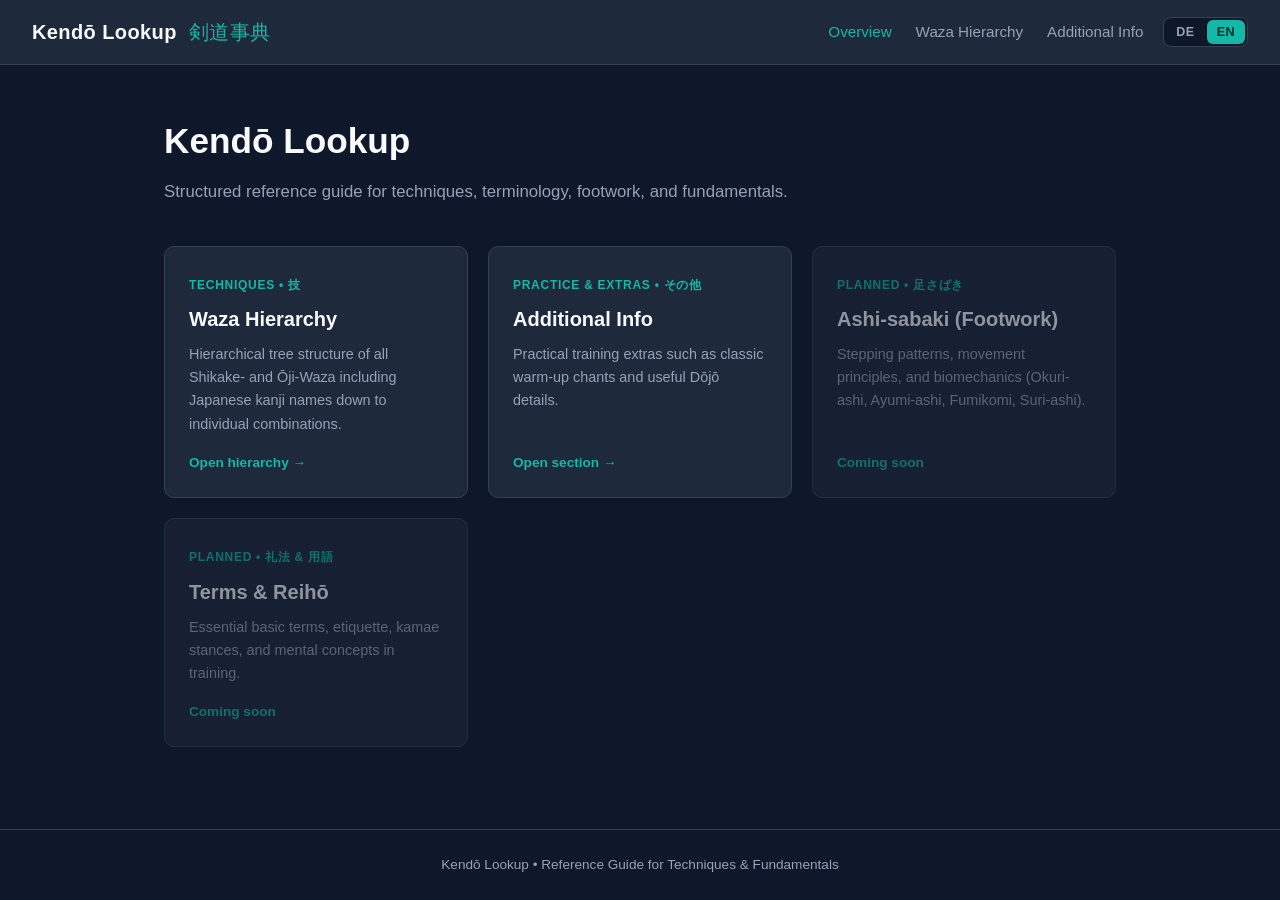
<file: index.html>
<!DOCTYPE html>
<html lang="de">
<head>
<meta charset="UTF-8">
<meta name="viewport" content="width=device-width, initial-scale=1.0">
<title data-i18n="index.pageTitle">Kendō Lookup – Nachschlagewerk &amp; Technik-Übersicht</title>
<link rel="stylesheet" href="css/base.css">
<link rel="stylesheet" href="css/home.css">
</head>
<body data-page="home">

<nav id="site-nav"></nav>

<main>
  <section class="hero">
    <h1>Kendō Lookup</h1>
    <p data-i18n="index.heroSubtitle">Strukturiertes Nachschlagewerk für Techniken, Terminologie, Fußarbeit und Grundlagen.</p>
  </section>

  <section class="grid">
    <a href="waza-hierarchy.html" class="card">
      <div>
        <span class="card-tag"><span data-i18n="index.cards.waza.tag">Techniken</span> • 技</span>
        <h2 data-i18n="index.cards.waza.title">Waza Stammbaum</h2>
        <p data-i18n="index.cards.waza.desc">Hierarchische Baumstruktur aller Shikake- und Ōji-Waza mit den japanischen Kanji-Bezeichnungen bis hin zu den einzelnen Kombinationen.</p>
      </div>
      <span class="cta" data-i18n="index.cards.waza.cta">Stammbaum öffnen →</span>
    </a>

    <a href="additional-info.html" class="card">
      <div>
        <span class="card-tag"><span data-i18n="index.cards.additional.tag">Praxis &amp; Extras</span> • その他</span>
        <h2 data-i18n="index.cards.additional.title">Weitere Infos</h2>
        <p data-i18n="index.cards.additional.desc">Praktische Ergänzungen rund ums Training wie klassische Aufwärmrufe und nützliche Dōjō-Details.</p>
      </div>
      <span class="cta" data-i18n="index.cards.additional.cta">Infos öffnen →</span>
    </a>

    <div class="card disabled">
      <div>
        <span class="card-tag"><span data-i18n="index.cards.planned">Geplant</span> • 足さばき</span>
        <h2>Ashi-sabaki (<span data-i18n="index.cards.ashisabaki.sub">Fußarbeit</span>)</h2>
        <p data-i18n="index.cards.ashisabaki.desc">Schrittarten, Bewegungsprinzipien und Biomechanik (Okuri-ashi, Ayumi-ashi, Fumikomi, Suri-ashi).</p>
      </div>
      <span class="cta" data-i18n="index.cards.comingSoon">Demnächst verfügbar</span>
    </div>

    <div class="card disabled">
      <div>
        <span class="card-tag"><span data-i18n="index.cards.planned">Geplant</span> • 礼法 &amp; 用語</span>
        <h2><span data-i18n="index.cards.terms.titlePrefix">Begriffe</span> &amp; Reihō</h2>
        <p data-i18n="index.cards.terms.desc">Wichtige Grundbegriffe, Etikette, Kamae-Arten und mentale Konzepte im Training.</p>
      </div>
      <span class="cta" data-i18n="index.cards.comingSoon">Demnächst verfügbar</span>
    </div>
  </section>
</main>

<footer id="site-footer"></footer>

<script src="js/layout.js"></script>
<script src="js/i18n.js"></script>
</body>
</html>
</file>
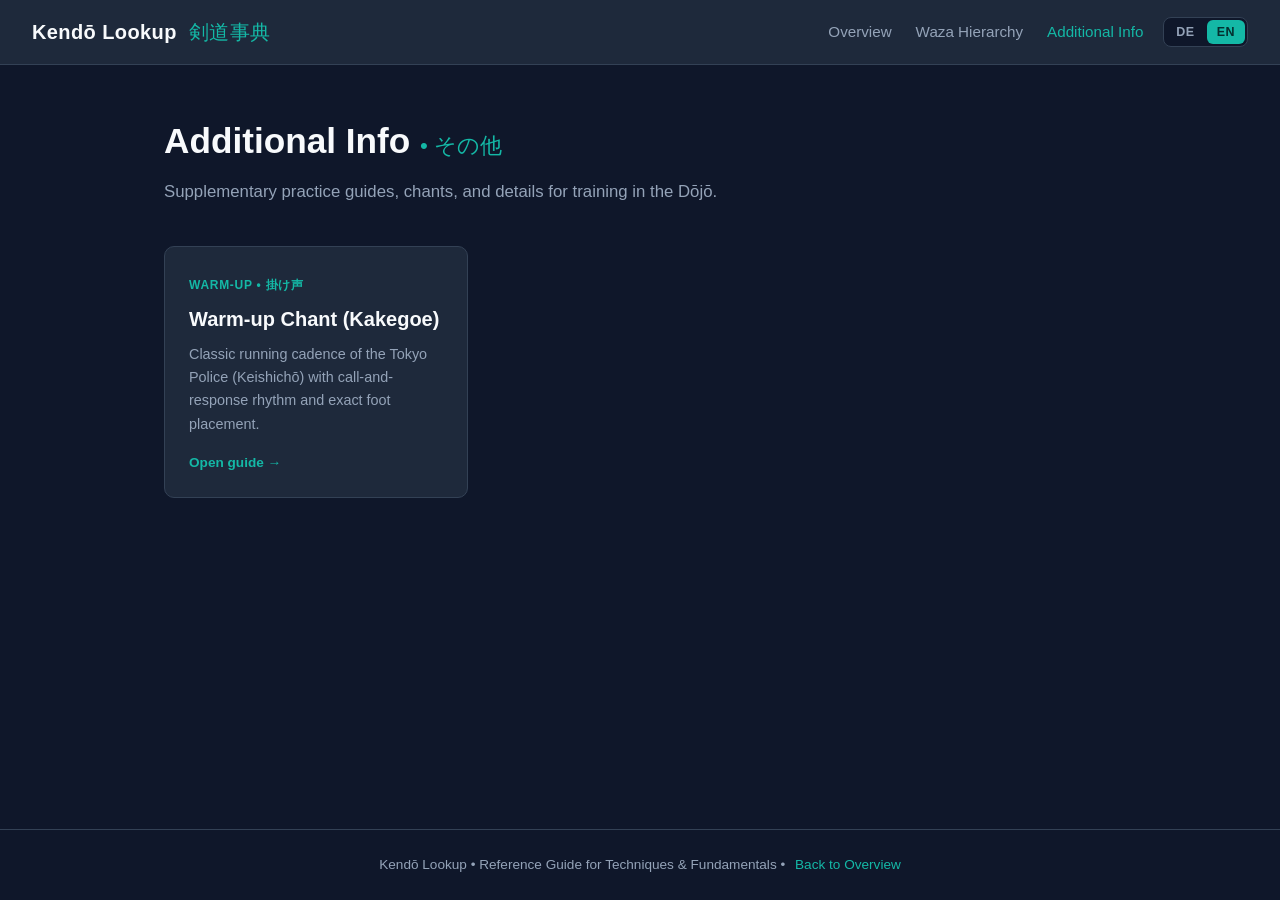
<file: additional-info.html>
<!DOCTYPE html>
<html lang="de">
<head>
<meta charset="UTF-8">
<meta name="viewport" content="width=device-width, initial-scale=1.0">
<title data-i18n="additional.pageTitle">Weitere Infos – Kendō Lookup</title>
<link rel="stylesheet" href="css/base.css">
<link rel="stylesheet" href="css/home.css">
</head>
<body data-page="additional">

<nav id="site-nav"></nav>

<main>
  <section class="hero">
    <h1><span data-i18n="additional.title">Weitere Infos</span> <span class="jp-sub">• その他</span></h1>
    <p data-i18n="additional.subtitle">Ergänzende Praxis-Guides, Kommandos und Details für das Training im Dōjō.</p>
  </section>

  <section class="grid">
    <a href="warmup-chant.html" class="card">
      <div>
        <span class="card-tag"><span data-i18n="additional.cards.warmup.tag">Aufwärmen</span> • 掛け声</span>
        <h2><span data-i18n="additional.cards.warmup.title">Aufwärmruf</span> (Kakegoe)</h2>
        <p data-i18n="additional.cards.warmup.desc">Klassischer Laufrhythmus der Tokioter Polizei (Keishichō) mit Ruf-Antwort-Schema und exakter Fußfolge.</p>
      </div>
      <span class="cta" data-i18n="additional.cards.warmup.cta">Anleitung öffnen →</span>
    </a>
  </section>
</main>

<footer id="site-footer"></footer>

<script src="js/layout.js"></script>
<script src="js/i18n.js"></script>
</body>
</html>
</file>
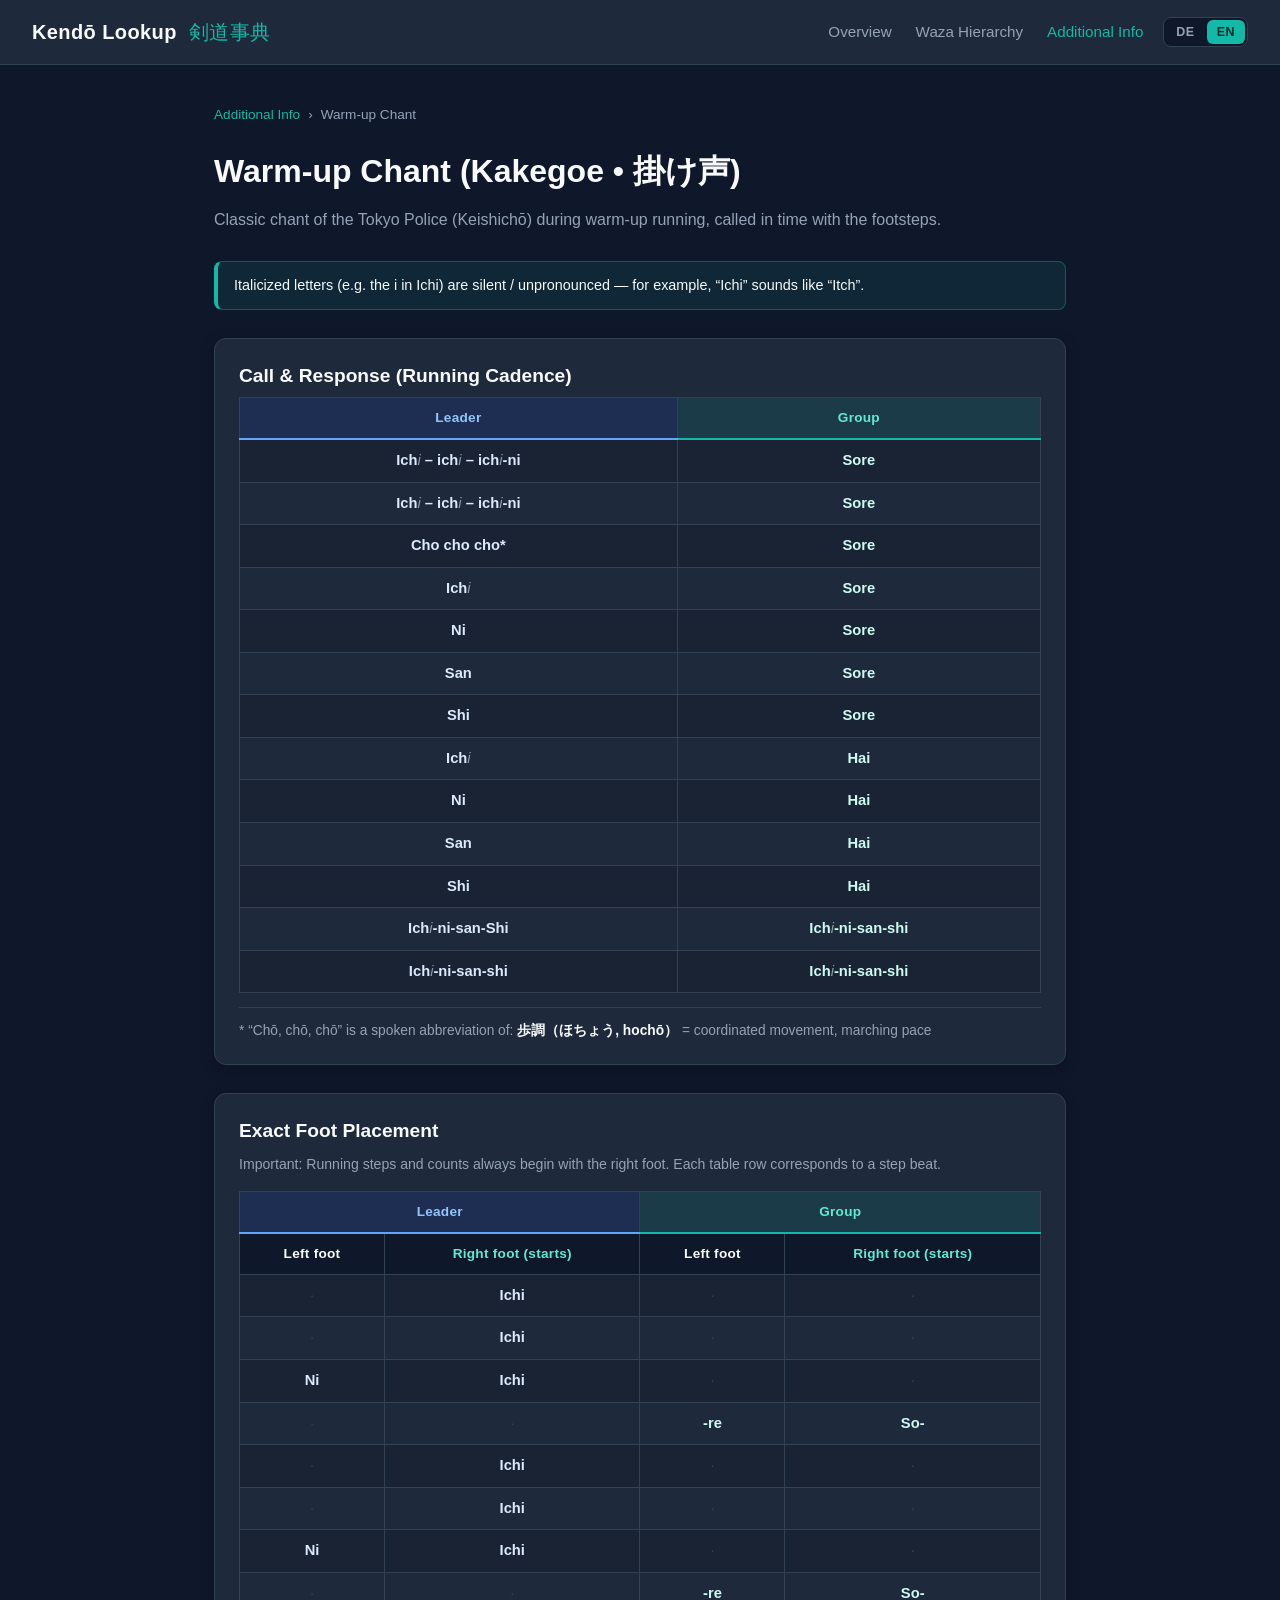
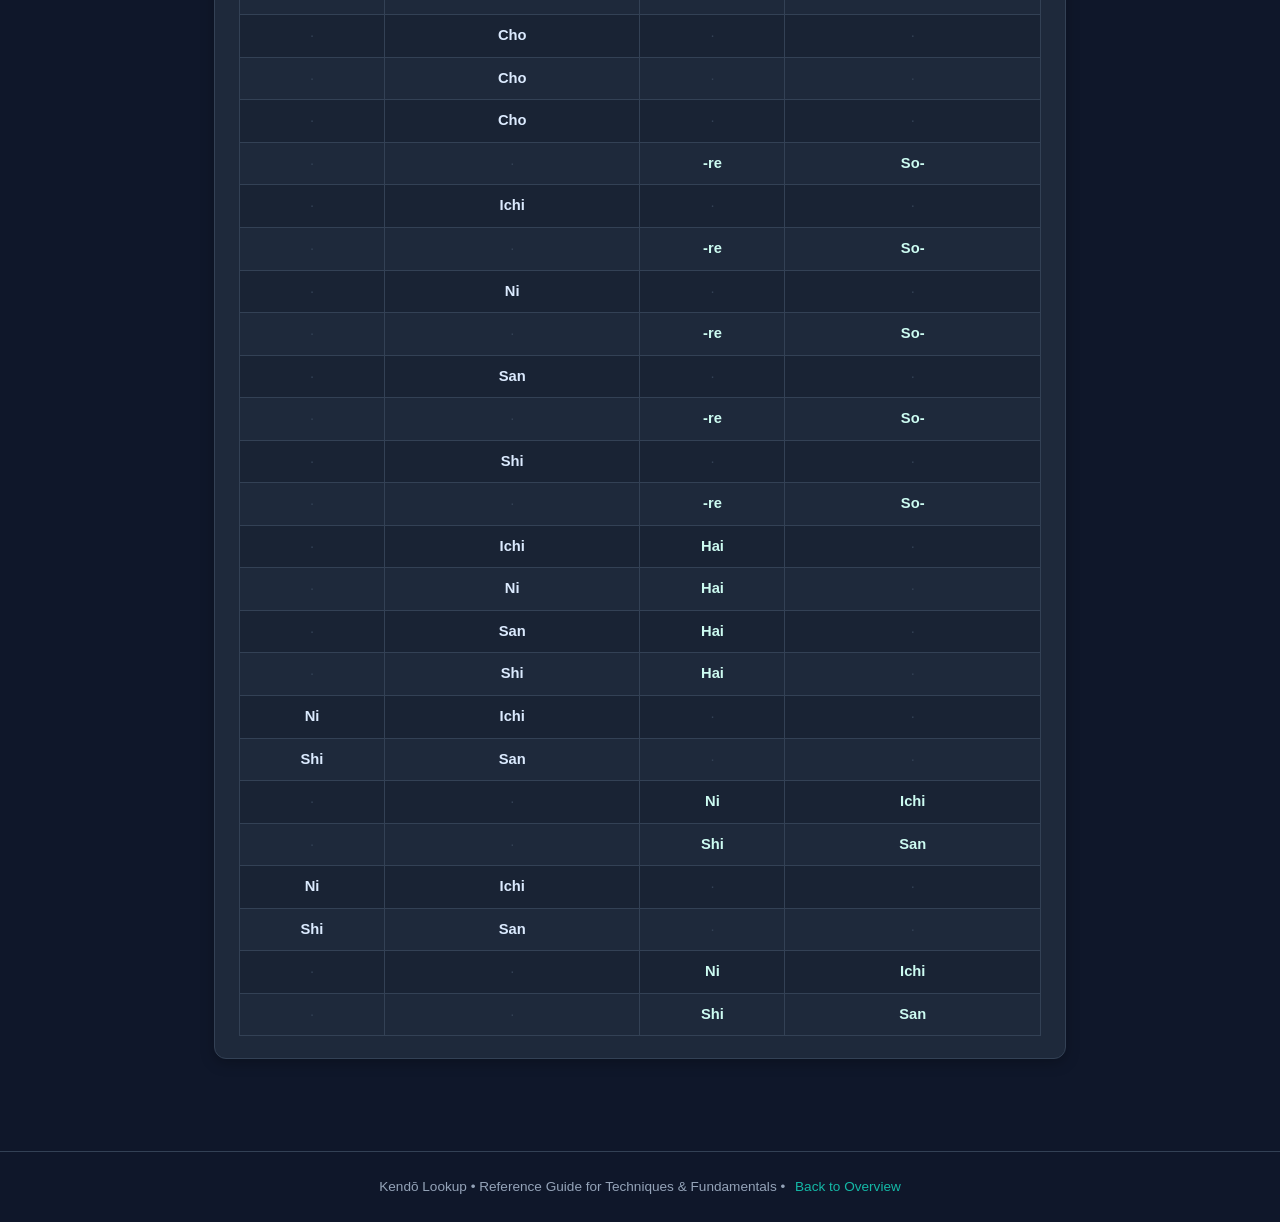
<file: warmup-chant.html>
<!DOCTYPE html>
<html lang="de">
<head>
<meta charset="UTF-8">
<meta name="viewport" content="width=device-width, initial-scale=1.0">
<title data-i18n="warmupChant.pageTitle">Aufwärmruf (掛け声) – Kendō Lookup</title>
<link rel="stylesheet" href="css/base.css">
<link rel="stylesheet" href="css/additional.css">
</head>
<body data-page="additional">

<nav id="site-nav"></nav>

<main class="page-container">
  <div class="breadcrumb">
    <a href="additional-info.html" data-i18n="warmupChant.breadcrumbParent">Weitere Infos</a>
    <span>›</span>
    <span data-i18n="warmupChant.breadcrumbCurrent">Aufwärmruf</span>
  </div>

  <header class="page-header">
    <h1><span data-i18n="warmupChant.titlePrefix">Aufwärmruf</span> (Kakegoe • 掛け声)</h1>
    <p data-i18n="warmupChant.intro">Klassischer Ruf der Tokioter Polizei (Keishichō) während des Aufwärmlaufens, gerufen im Takt der Schritte.</p>
  </header>

  <div class="note-box" data-i18n="warmupChant.pronunciationNote">
    Kursive Buchstaben (z. B. das i in Ichi) sind stumm und werden nicht mitgesprochen – „Ichi“ klingt z. B. wie „Itsch“.
  </div>

  <section class="section-card">
    <h2 data-i18n="warmupChant.cadenceTitle">Ruf &amp; Antwort (Lauf-Takt)</h2>
    <div class="table-scroll">
      <table class="chant-table">
        <thead>
          <tr>
            <th class="col-leader" data-i18n="warmupChant.leader">Leitung</th>
            <th class="col-group" data-i18n="warmupChant.group">Gruppe</th>
          </tr>
        </thead>
        <tbody id="cadence-body"></tbody>
      </table>
    </div>
    <p class="footnote">
      <span data-i18n="warmupChant.footnotePrefix">* „Chō, chō, chō“ ist eine gesprochene Kurzform von:</span>
      <span class="jp-term">歩調（ほちょう, hochō）</span>
      <span data-i18n="warmupChant.footnoteMeaning">= koordinierte Bewegung, Marschtempo</span>
    </p>
  </section>

  <section class="section-card">
    <h2 data-i18n="warmupChant.footworkTitle">Exakte Fußfolge</h2>
    <p class="section-hint" data-i18n="warmupChant.footworkHint">Wichtig: Der Laufschritt und die Zählung beginnen immer mit dem rechten Fuß. Jede Tabellenzeile entspricht einem Schrittimpuls.</p>
    <div class="table-scroll">
      <table class="chant-table">
        <thead>
          <tr>
            <th colspan="2" class="col-leader" data-i18n="warmupChant.leader">Leitung</th>
            <th colspan="2" class="col-group" data-i18n="warmupChant.group">Gruppe</th>
          </tr>
          <tr>
            <th data-i18n="warmupChant.leftFoot">Linker Fuß</th>
            <th class="col-start-foot" data-i18n="warmupChant.rightFoot">Rechter Fuß (Beginn)</th>
            <th data-i18n="warmupChant.leftFoot">Linker Fuß</th>
            <th class="col-start-foot" data-i18n="warmupChant.rightFoot">Rechter Fuß (Beginn)</th>
          </tr>
        </thead>
        <tbody id="footwork-body"></tbody>
      </table>
    </div>
  </section>
</main>

<footer id="site-footer"></footer>

<script src="js/layout.js"></script>
<script src="js/i18n.js"></script>
<script src="js/warmup-chant.js"></script>
</body>
</html>
</file>
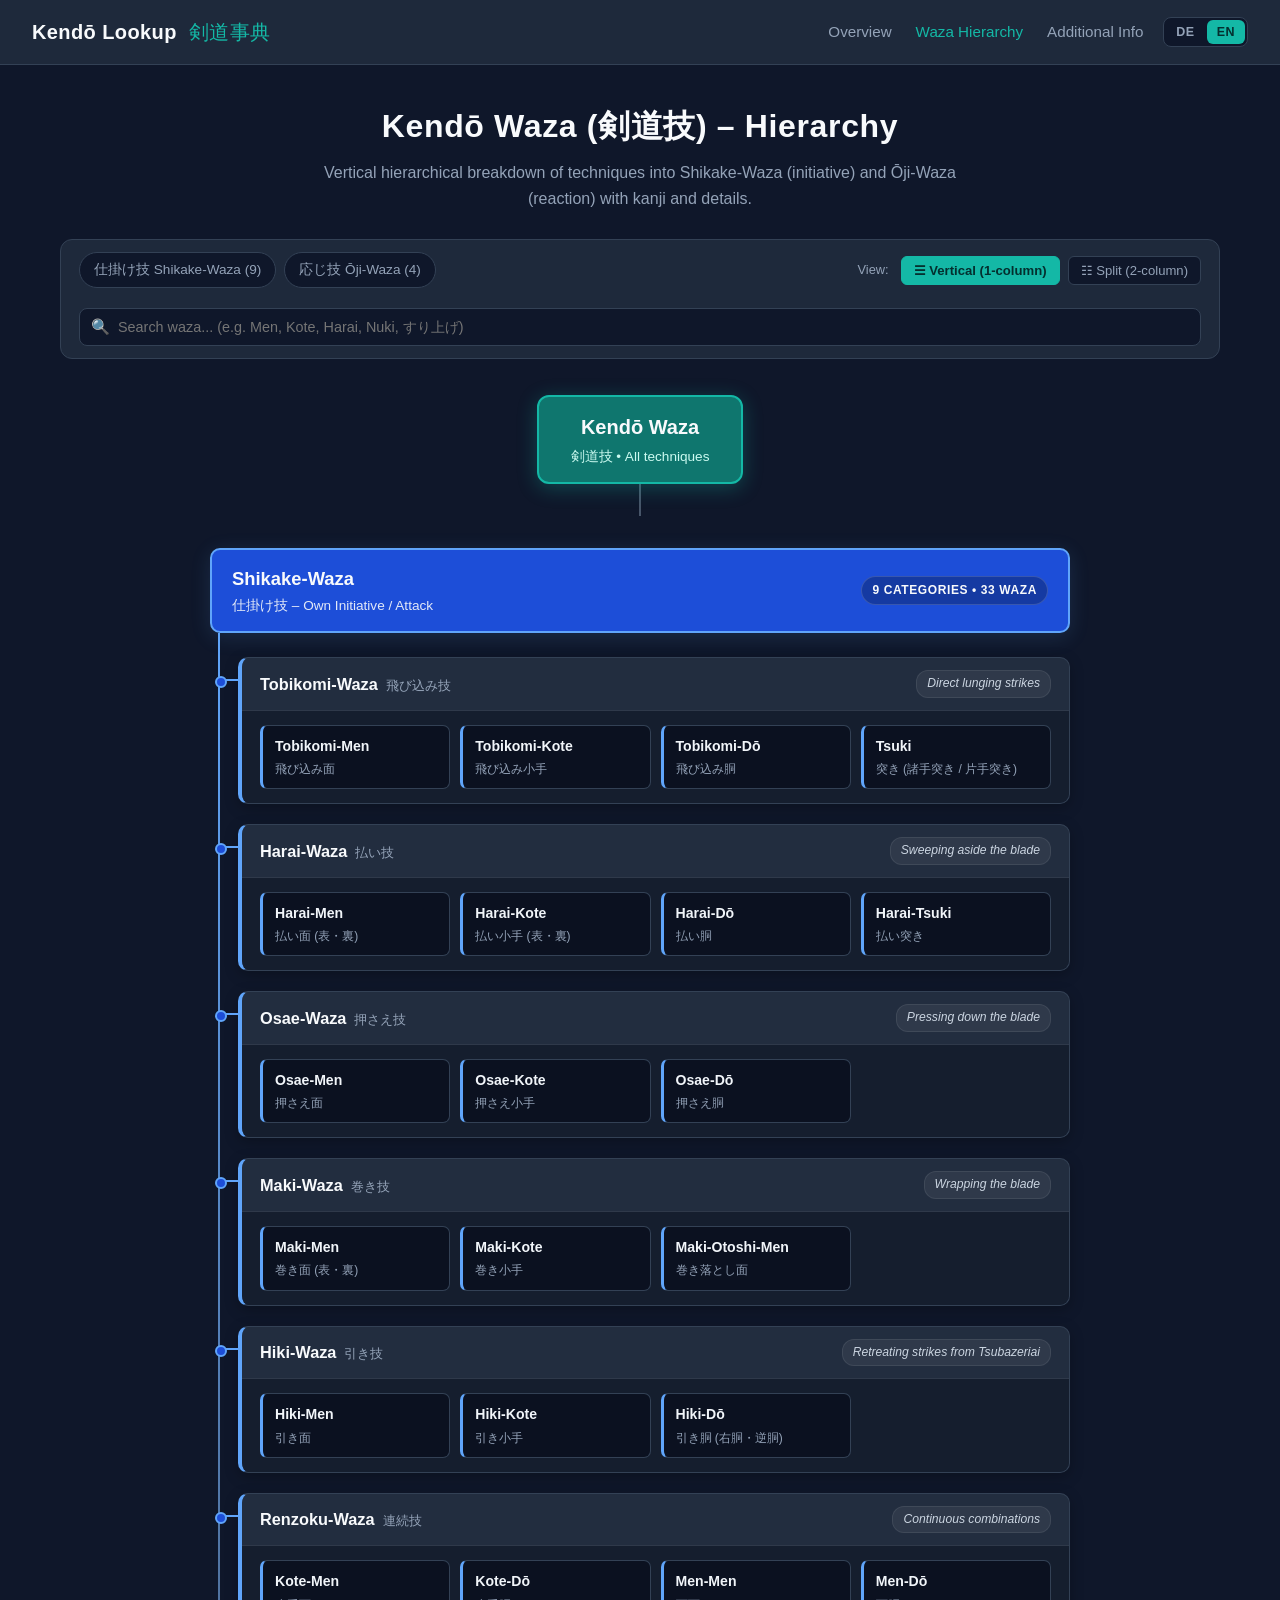
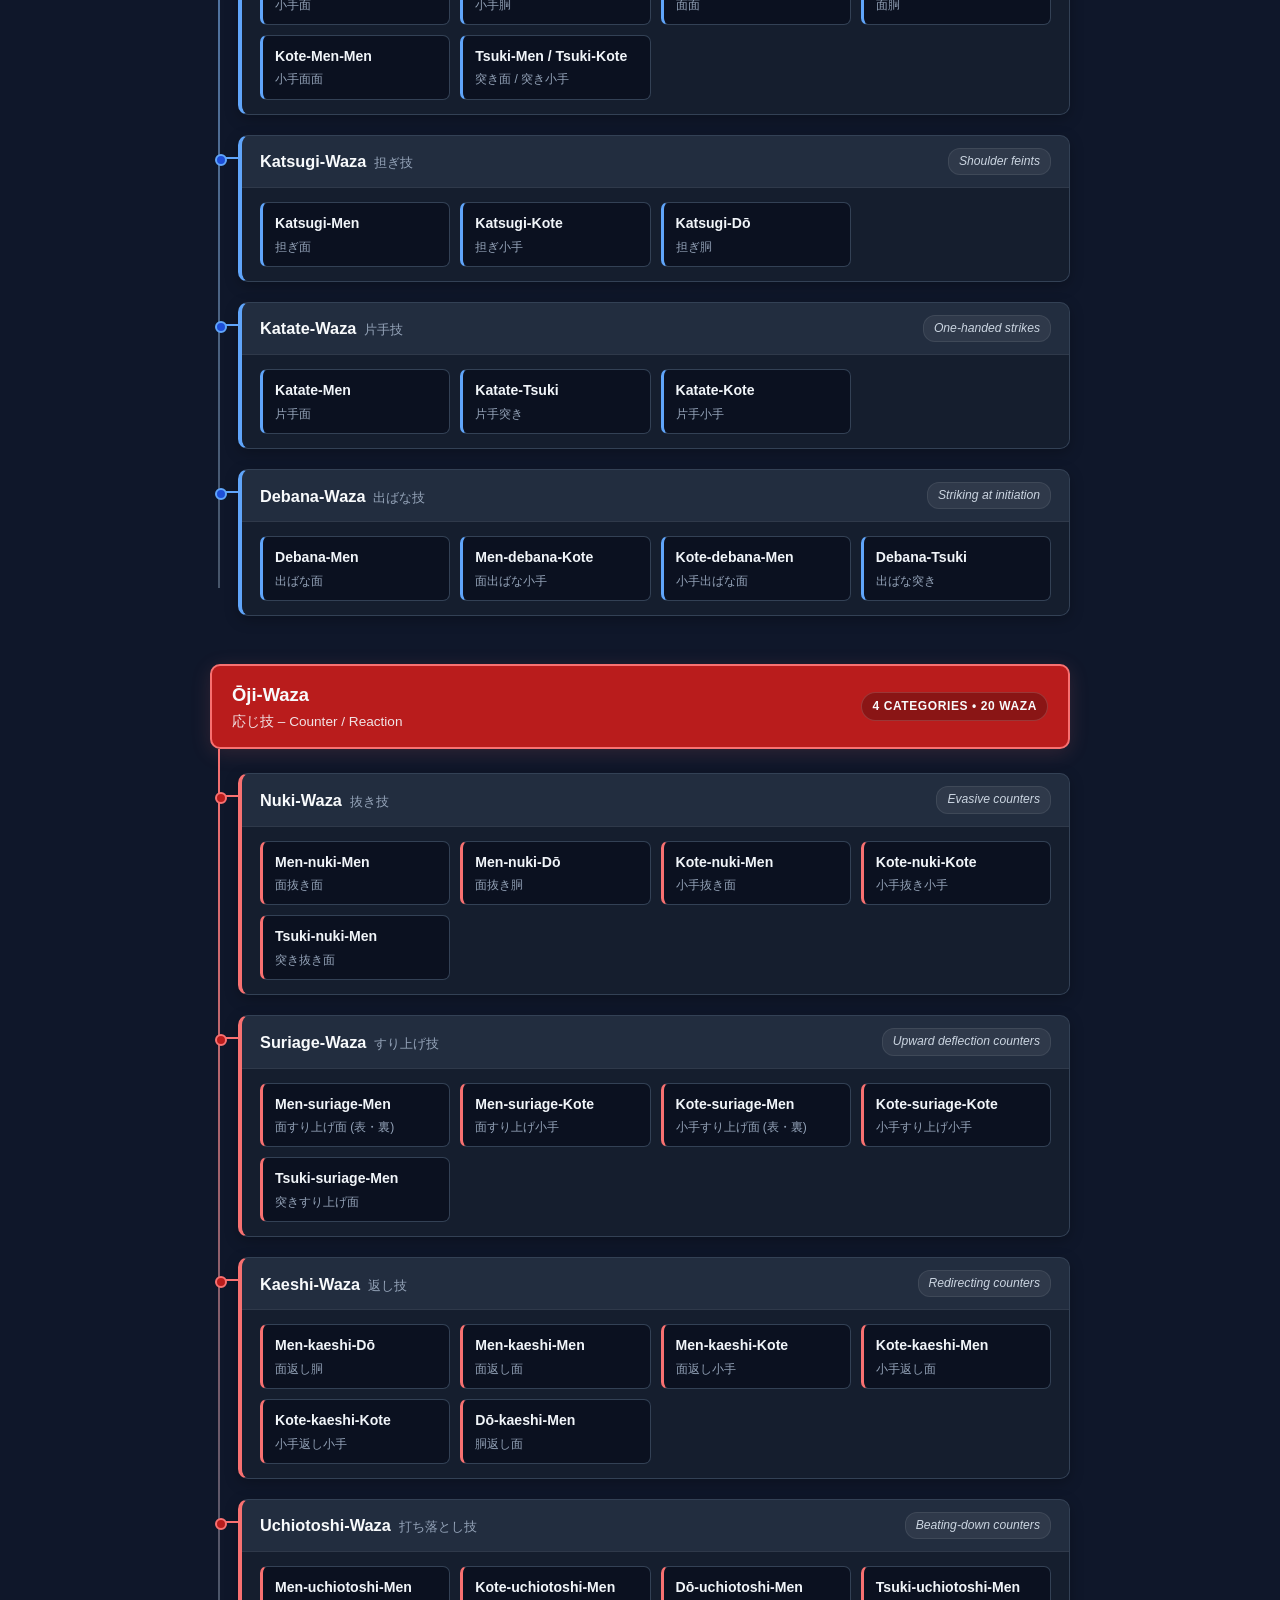
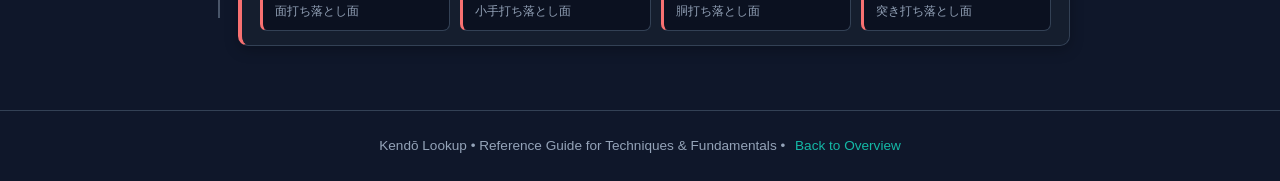
<file: waza-hierarchy.html>
<!DOCTYPE html>
<html lang="de">
<head>
<meta charset="UTF-8">
<meta name="viewport" content="width=device-width, initial-scale=1.0">
<title data-i18n="hierarchy.pageTitle">Waza Stammbaum – Kendō Lookup</title>
<link rel="stylesheet" href="css/base.css">
<link rel="stylesheet" href="css/waza.css">
</head>
<body class="layout-single-col" data-page="waza">

<nav id="site-nav"></nav>

<div class="container">
  <header>
    <h1>Kendō Waza (剣道技) – <span data-i18n="hierarchy.titleSuffix">Stammbaum</span></h1>
    <p data-i18n="hierarchy.subtitle">Hierarchische vertikale Gliederung der Techniken in Shikake-Waza (Initiative) und Ōji-Waza (Reaktion) mit Kanji und Details.</p>
  </header>

  <div class="toolbar">
    <div class="nav-pills" id="nav-pills"></div>

    <div class="layout-controls">
      <span data-i18n="hierarchy.toolbar.viewLabel">Ansicht:</span>
      <button type="button" class="layout-btn active" id="btnSingleCol" data-i18n="hierarchy.toolbar.singleCol">☰ Vertikal (1-spaltig)</button>
      <button type="button" class="layout-btn" id="btnTwoCol" data-i18n="hierarchy.toolbar.twoCol">☷ Geteilt (2-spaltig)</button>
    </div>

    <div class="search-wrapper">
      <span class="search-icon">🔍</span>
      <input type="text" class="search-input" id="wazaSearch" data-i18n-placeholder="hierarchy.toolbar.searchPlaceholder" data-i18n-aria="hierarchy.toolbar.searchAria" placeholder="Waza suchen... (z. B. Men, Kote, Harai, Nuki, すり上げ)" aria-label="Waza durchsuchen">
    </div>
  </div>

  <div class="tree-wrapper">
    <div class="tree-root-container">
      <div class="node-root">
        Kendō Waza
        <span class="jp">剣道技 • <span data-i18n="hierarchy.rootSubtitle">Gesamtheit aller Techniken</span></span>
      </div>
      <div class="root-stem-line"></div>
    </div>

    <div class="branches-container" id="branches-container"></div>
    <p class="empty-state" id="empty-search-state" data-i18n="hierarchy.units.emptySearch">Keine passenden Waza gefunden.</p>
  </div>
</div>

<footer id="site-footer"></footer>

<script src="js/layout.js"></script>
<script src="js/i18n.js"></script>
<script src="js/waza.js"></script>
</body>
</html>
</file>
<file: css/base.css>
:root {
  --bg: #0f172a;
  --card-bg: #1e293b;
  --card-hover: #273549;
  --border: #334155;
  --line-color: #475569;
  --accent: #14b8a6;
  --accent-hover: #0d9488;
  --text-main: #f8fafc;
  --text-muted: #94a3b8;
}

* {
  box-sizing: border-box;
  margin: 0;
  padding: 0;
}

body {
  font-family: -apple-system, BlinkMacSystemFont, "Segoe UI", Roboto, Helvetica, Arial, sans-serif;
  background-color: var(--bg);
  color: var(--text-main);
  line-height: 1.6;
  min-height: 100vh;
  display: flex;
  flex-direction: column;
}

/* Navigation */
nav {
  background-color: var(--card-bg);
  border-bottom: 1px solid var(--border);
  padding: 16px 32px;
  display: flex;
  justify-content: space-between;
  align-items: center;
  flex-wrap: wrap;
  gap: 12px;
  position: sticky;
  top: 0;
  z-index: 50;
}

nav .brand {
  font-size: 1.25rem;
  font-weight: 700;
  color: var(--text-main);
  text-decoration: none;
  letter-spacing: 0.02em;
}

nav .brand span {
  color: var(--accent);
  margin-left: 6px;
  font-weight: 400;
}

nav .nav-right {
  display: flex;
  align-items: center;
  gap: 20px;
  flex-wrap: wrap;
}

nav .links {
  display: flex;
  align-items: center;
  gap: 24px;
}

nav .links a {
  color: var(--text-muted);
  text-decoration: none;
  font-size: 0.95rem;
  transition: color 0.15s ease;
}

nav .links a:hover,
nav .links a.active {
  color: var(--accent);
}

/* Language Switcher */
.lang-switcher {
  display: inline-flex;
  background: var(--bg);
  border: 1px solid var(--border);
  border-radius: 8px;
  padding: 2px;
  gap: 2px;
}

.lang-btn {
  background: transparent;
  border: none;
  color: var(--text-muted);
  font-size: 0.78rem;
  font-weight: 600;
  padding: 5px 10px;
  border-radius: 6px;
  cursor: pointer;
  transition: all 0.15s ease;
  letter-spacing: 0.04em;
}

.lang-btn:hover {
  color: var(--text-main);
}

.lang-btn.active {
  background: var(--accent);
  color: #042f2e;
}

/* Footer */
footer {
  text-align: center;
  padding: 24px 20px;
  border-top: 1px solid var(--border);
  color: var(--text-muted);
  font-size: 0.85rem;
  margin-top: auto;
}

footer a {
  color: var(--accent);
  text-decoration: none;
  margin-left: 6px;
}

footer a:hover {
  text-decoration: underline;
}

@media (max-width: 640px) {
  nav {
    padding: 14px 20px;
  }
  nav .links {
    gap: 16px;
  }
}

@media print {
  nav, footer {
    display: none;
  }
  body {
    background: #ffffff;
    color: #0f172a;
  }
}
</file>
<file: css/home.css>
main {
  max-width: 1000px;
  width: 100%;
  margin: 48px auto;
  padding: 0 24px;
  flex: 1;
}

.hero {
  margin-bottom: 40px;
}

.hero h1 {
  font-size: 2.2rem;
  margin-bottom: 10px;
}

.hero h1 .jp-sub {
  color: var(--accent);
  font-weight: 400;
  font-size: 1.4rem;
}

.hero p {
  color: var(--text-muted);
  font-size: 1.05rem;
}

.grid {
  display: grid;
  grid-template-columns: repeat(auto-fill, minmax(290px, 1fr));
  gap: 20px;
}

.card {
  background: var(--card-bg);
  border: 1px solid var(--border);
  border-radius: 10px;
  padding: 24px;
  text-decoration: none;
  color: inherit;
  display: flex;
  flex-direction: column;
  justify-content: space-between;
  transition: transform 0.15s ease, background-color 0.15s ease, border-color 0.15s ease;
}

.card:hover {
  transform: translateY(-3px);
  background: var(--card-hover);
  border-color: var(--accent);
}

.card.disabled {
  opacity: 0.55;
  pointer-events: none;
}

.card-tag {
  display: inline-block;
  font-size: 0.75rem;
  text-transform: uppercase;
  letter-spacing: 0.06em;
  color: var(--accent);
  margin-bottom: 8px;
  font-weight: 600;
}

.card h2 {
  font-size: 1.25rem;
  margin-bottom: 8px;
}

.card p {
  color: var(--text-muted);
  font-size: 0.9rem;
  margin-bottom: 16px;
}

.card .cta {
  font-size: 0.85rem;
  font-weight: 600;
  color: var(--accent);
}
</file>
<file: css/additional.css>
.page-container {
  max-width: 900px;
  width: 100%;
  margin: 36px auto 64px auto;
  padding: 0 24px;
  flex: 1;
}

.breadcrumb {
  display: inline-flex;
  align-items: center;
  gap: 8px;
  font-size: 0.85rem;
  color: var(--text-muted);
  margin-bottom: 20px;
}

.breadcrumb a {
  color: var(--accent);
  text-decoration: none;
  font-weight: 500;
}

.breadcrumb a:hover {
  text-decoration: underline;
}

.page-header {
  margin-bottom: 28px;
}

.page-header h1 {
  font-size: 2rem;
  margin-bottom: 10px;
}

.page-header p {
  color: var(--text-muted);
  font-size: 1rem;
}

.note-box {
  background: rgba(20, 184, 166, 0.1);
  border: 1px solid rgba(20, 184, 166, 0.35);
  border-left: 4px solid var(--accent);
  border-radius: 8px;
  padding: 12px 16px;
  color: var(--text-main);
  font-size: 0.9rem;
  margin-bottom: 28px;
}

.section-card {
  background: var(--card-bg);
  border: 1px solid var(--border);
  border-radius: 12px;
  padding: 22px 24px;
  margin-bottom: 28px;
  box-shadow: 0 4px 14px rgba(0, 0, 0, 0.25);
}

.section-card h2 {
  font-size: 1.2rem;
  margin-bottom: 6px;
  color: var(--text-main);
}

.section-hint {
  font-size: 0.88rem;
  color: var(--text-muted);
  margin-bottom: 16px;
}

.table-scroll {
  overflow-x: auto;
}

.chant-table {
  width: 100%;
  border-collapse: collapse;
  font-size: 0.92rem;
}

.chant-table th,
.chant-table td {
  padding: 9px 12px;
  border: 1px solid var(--border);
  text-align: center;
}

.chant-table thead th {
  background: #0f172a;
  color: var(--text-main);
  font-weight: 600;
  font-size: 0.85rem;
  letter-spacing: 0.02em;
}

.chant-table th.col-start-foot {
  color: #5eead4;
}

.chant-table .col-leader {
  background: rgba(29, 78, 216, 0.14);
  color: #93c5fd;
  border-bottom: 2px solid #60a5fa;
}

.chant-table .col-group {
  background: rgba(20, 184, 166, 0.12);
  color: #5eead4;
  border-bottom: 2px solid var(--accent);
}

.chant-table tbody tr:nth-child(odd) {
  background: rgba(15, 23, 42, 0.35);
}

.chant-table tbody tr:hover {
  background: rgba(255, 255, 255, 0.04);
}

.chant-table td.beat-leader {
  font-weight: 600;
  color: #dbeafe;
}

.chant-table td.beat-group {
  font-weight: 600;
  color: #ccfbf1;
}

.chant-table td.is-empty {
  color: var(--border);
}

.silent {
  font-style: italic;
  opacity: 0.58;
  font-weight: 400;
}

.footnote {
  margin-top: 14px;
  font-size: 0.86rem;
  color: var(--text-muted);
  padding-top: 12px;
  border-top: 1px solid var(--border);
}

.footnote .jp-term {
  color: var(--text-main);
  font-weight: 600;
}

@media (max-width: 640px) {
  .page-container {
    padding: 0 14px;
    margin-top: 24px;
  }
  .page-header h1 {
    font-size: 1.6rem;
  }
  .section-card {
    padding: 16px 14px;
  }
  .chant-table th,
  .chant-table td {
    padding: 7px 8px;
    font-size: 0.84rem;
  }
}

@media print {
  .breadcrumb { display: none; }
  .section-card, .note-box {
    background: #ffffff !important;
    border-color: #cbd5e1 !important;
    box-shadow: none !important;
    page-break-inside: avoid;
  }
  .chant-table th, .chant-table td {
    border-color: #cbd5e1 !important;
    color: #0f172a !important;
    background: #ffffff !important;
  }
  .chant-table thead th {
    background: #f1f5f9 !important;
  }
  .section-hint, .footnote {
    color: #475569 !important;
  }
}
</file>
<file: css/waza.css>
:root {
  --root-bg: #0f766e;
  --root-border: #14b8a6;
  --cat-shikake: #1d4ed8;
  --cat-shikake-border: #60a5fa;
  --cat-shikake-glow: rgba(96, 165, 250, 0.15);
  --cat-oji: #b91c1c;
  --cat-oji-border: #f87171;
  --cat-oji-glow: rgba(248, 113, 113, 0.15);
  --leaf-bg: #0b1120;
}

.container {
  max-width: 1200px;
  width: 100%;
  margin: 0 auto;
  padding: 36px 20px 64px 20px;
  flex: 1;
}

header {
  text-align: center;
  margin-bottom: 28px;
}

header h1 {
  font-size: 2rem;
  letter-spacing: 0.02em;
  margin-bottom: 8px;
}

header p {
  color: var(--text-muted);
  font-size: 1rem;
  max-width: 650px;
  margin: 0 auto;
}

/* Toolbar */
.toolbar {
  display: flex;
  justify-content: space-between;
  align-items: center;
  flex-wrap: wrap;
  gap: 16px;
  margin-bottom: 36px;
  background: var(--card-bg);
  border: 1px solid var(--border);
  border-radius: 12px;
  padding: 12px 18px;
}

.nav-pills {
  display: flex;
  gap: 8px;
  flex-wrap: wrap;
}

.pill {
  padding: 6px 14px;
  font-size: 0.85rem;
  border-radius: 20px;
  background: var(--bg);
  color: var(--text-muted);
  border: 1px solid var(--border);
  text-decoration: none;
  cursor: pointer;
  transition: all 0.15s ease;
  display: inline-flex;
  align-items: center;
  gap: 6px;
}

.pill:hover {
  color: var(--text-main);
  border-color: var(--accent);
}

.pill.shikake-pill:hover {
  color: #93c5fd;
  border-color: var(--cat-shikake-border);
  background: rgba(29, 78, 216, 0.25);
}

.pill.oji-pill:hover {
  color: #fca5a5;
  border-color: var(--cat-oji-border);
  background: rgba(185, 28, 28, 0.25);
}

.layout-controls {
  display: flex;
  align-items: center;
  gap: 8px;
}

.layout-controls span {
  font-size: 0.8rem;
  color: var(--text-muted);
  margin-right: 4px;
}

.layout-btn {
  background: var(--bg);
  border: 1px solid var(--border);
  color: var(--text-muted);
  padding: 6px 12px;
  border-radius: 6px;
  font-size: 0.82rem;
  cursor: pointer;
  transition: all 0.15s ease;
}

.layout-btn:hover {
  color: var(--text-main);
  border-color: var(--accent);
}

.layout-btn.active {
  background: var(--accent);
  color: #042f2e;
  border-color: var(--accent);
  font-weight: 600;
}

.search-wrapper {
  position: relative;
  width: 100%;
  margin-top: 4px;
}

.search-input {
  width: 100%;
  background: var(--bg);
  border: 1px solid var(--border);
  border-radius: 8px;
  padding: 10px 14px 10px 38px;
  color: var(--text-main);
  font-size: 0.9rem;
  outline: none;
  transition: border-color 0.15s ease;
}

.search-input:focus {
  border-color: var(--accent);
}

.search-icon {
  position: absolute;
  left: 12px;
  top: 50%;
  transform: translateY(-50%);
  color: var(--text-muted);
  font-size: 0.95rem;
  pointer-events: none;
}

.empty-state {
  text-align: center;
  color: var(--text-muted);
  padding: 24px;
  font-size: 0.95rem;
  display: none;
}

.empty-state.visible {
  display: block;
}

/* Tree Layout */
.tree-wrapper {
  max-width: 860px;
  margin: 0 auto;
  transition: max-width 0.3s ease;
}

body.layout-two-col .tree-wrapper {
  max-width: 1200px;
}

.tree-root-container {
  display: flex;
  flex-direction: column;
  align-items: center;
  margin-bottom: 32px;
}

.node-root {
  background: var(--root-bg);
  border: 2px solid var(--root-border);
  border-radius: 12px;
  padding: 14px 32px;
  font-size: 1.25rem;
  font-weight: 700;
  text-align: center;
  box-shadow: 0 4px 20px rgba(20, 184, 166, 0.3);
  z-index: 2;
}

.node-root .jp {
  display: block;
  font-size: 0.85rem;
  font-weight: 400;
  color: #ccfbf1;
  margin-top: 3px;
}

.root-stem-line {
  width: 2px;
  height: 32px;
  background: var(--line-color);
}

.branches-container {
  display: flex;
  flex-direction: column;
  gap: 48px;
  position: relative;
}

.branch-split-bar {
  display: none;
}

@media (min-width: 1024px) {
  body.layout-two-col .branches-container {
    display: grid;
    grid-template-columns: 1fr 1fr;
    gap: 32px;
    align-items: start;
  }

  body.layout-two-col .branch-split-bar {
    display: block;
    position: absolute;
    top: -32px;
    left: calc(25% + 16px);
    right: calc(25% + 16px);
    height: 2px;
    background: var(--line-color);
  }

  body.layout-two-col .branch-split-bar::before,
  body.layout-two-col .branch-split-bar::after {
    content: '';
    position: absolute;
    top: 0;
    width: 2px;
    height: 32px;
    background: var(--line-color);
  }

  body.layout-two-col .branch-split-bar::before { left: 0; }
  body.layout-two-col .branch-split-bar::after { right: 0; }
}

/* Branch Theme Tokens */
.branch-section {
  position: relative;
  --branch-bg: var(--card-bg);
  --branch-accent: var(--line-color);
  --branch-glow: rgba(0, 0, 0, 0.3);
}

.branch-section.shikake {
  --branch-bg: var(--cat-shikake);
  --branch-accent: var(--cat-shikake-border);
  --branch-glow: var(--cat-shikake-glow);
}

.branch-section.oji {
  --branch-bg: var(--cat-oji);
  --branch-accent: var(--cat-oji-border);
  --branch-glow: var(--cat-oji-glow);
}

.branch-header {
  background: var(--branch-bg);
  border: 2px solid var(--branch-accent);
  border-radius: 10px;
  padding: 14px 20px;
  font-size: 1.15rem;
  font-weight: 700;
  display: flex;
  align-items: center;
  justify-content: space-between;
  flex-wrap: wrap;
  gap: 10px;
  margin-bottom: 24px;
  box-shadow: 0 4px 20px var(--branch-glow);
  position: relative;
  z-index: 2;
}

.branch-title-group {
  display: flex;
  flex-direction: column;
}

.branch-title-group .jp {
  font-size: 0.85rem;
  font-weight: 400;
  opacity: 0.9;
  margin-top: 2px;
}

.branch-badge {
  font-size: 0.75rem;
  font-weight: 600;
  text-transform: uppercase;
  letter-spacing: 0.05em;
  padding: 4px 10px;
  border-radius: 20px;
  background: rgba(0, 0, 0, 0.25);
  border: 1px solid rgba(255, 255, 255, 0.15);
}

/* Vertical Spine & Subcategories */
.sub-tree {
  position: relative;
  padding-left: 28px;
  display: flex;
  flex-direction: column;
  gap: 20px;
}

.sub-tree::before {
  content: '';
  position: absolute;
  left: 8px;
  top: -24px;
  bottom: 28px;
  width: 2px;
  background: linear-gradient(to bottom, var(--branch-accent), var(--line-color));
}

.sub-item {
  position: relative;
}

.sub-item::before {
  content: '';
  position: absolute;
  left: -20px;
  top: 22px;
  width: 20px;
  height: 2px;
  background: var(--branch-accent);
}

.sub-item::after {
  content: '';
  position: absolute;
  left: -23px;
  top: 19px;
  width: 8px;
  height: 8px;
  border-radius: 50%;
  background: var(--branch-bg);
  border: 2px solid var(--branch-accent);
}

.sub-card {
  background: var(--card-bg);
  border: 1px solid var(--border);
  border-left: 4px solid var(--branch-accent);
  border-radius: 10px;
  overflow: hidden;
  box-shadow: 0 4px 14px rgba(0, 0, 0, 0.25);
  transition: transform 0.15s ease, box-shadow 0.15s ease;
}

.sub-card:hover {
  transform: translateY(-2px);
  box-shadow: 0 6px 18px rgba(0, 0, 0, 0.4);
}

.sub-card-header {
  padding: 12px 18px;
  background: rgba(255, 255, 255, 0.02);
  border-bottom: 1px solid rgba(255, 255, 255, 0.06);
  display: flex;
  justify-content: space-between;
  align-items: center;
  flex-wrap: wrap;
  gap: 8px;
}

.sub-card-title {
  font-size: 1.02rem;
  font-weight: 700;
  color: var(--text-main);
  display: inline-flex;
  align-items: baseline;
  gap: 8px;
  flex-wrap: wrap;
}

.sub-card-title .jp {
  font-size: 0.82rem;
  font-weight: 500;
  color: var(--text-muted);
}

.sub-desc-badge {
  font-size: 0.76rem;
  color: #cbd5e1;
  background: rgba(255, 255, 255, 0.06);
  padding: 3px 10px;
  border-radius: 12px;
  border: 1px solid rgba(255, 255, 255, 0.08);
  font-style: italic;
}

/* Leaves */
.leaves-grid {
  padding: 14px 18px;
  background: rgba(11, 17, 32, 0.45);
  display: grid;
  grid-template-columns: repeat(auto-fill, minmax(180px, 1fr));
  gap: 10px;
}

.leaf-item {
  background: var(--leaf-bg);
  border: 1px solid var(--border);
  border-left: 3px solid var(--branch-accent);
  border-radius: 7px;
  padding: 9px 12px;
  color: #f1f5f9;
  display: flex;
  flex-direction: column;
  justify-content: center;
  transition: transform 0.15s ease, border-color 0.15s ease, background-color 0.15s ease;
}

.leaf-item:hover {
  transform: translateY(-1px);
  background: var(--card-bg);
  border-color: var(--branch-accent);
}

.leaf-name {
  font-weight: 600;
  font-size: 0.88rem;
}

.leaf-kanji {
  font-size: 0.75rem;
  color: var(--text-muted);
  margin-top: 3px;
}

/* Search States */
.leaf-item.dimmed,
.sub-item.dimmed {
  opacity: 0.25;
  filter: grayscale(60%);
}

.leaf-item.highlighted {
  border-color: var(--accent) !important;
  background: rgba(20, 184, 166, 0.15) !important;
  transform: translateY(-2px);
  box-shadow: 0 0 12px rgba(20, 184, 166, 0.3);
}

@media (max-width: 640px) {
  .container { padding: 24px 14px 48px 14px; }
  header h1 { font-size: 1.6rem; }
  .toolbar { flex-direction: column; align-items: stretch; }
  .layout-controls { display: none; }
  .sub-tree { padding-left: 18px; }
  .sub-tree::before { left: 4px; }
  .sub-item::before { left: -14px; width: 14px; }
  .sub-item::after { left: -17px; }
  .leaves-grid { grid-template-columns: 1fr; }
}

@media print {
  .toolbar { display: none; }
  .sub-card, .leaf-item { box-shadow: none !important; page-break-inside: avoid; }
  .node-root { background: #ccfbf1 !important; color: #042f2e !important; border-color: #14b8a6 !important; }
  .branch-section.shikake .branch-header { background: #dbeafe !important; color: #1e3a8a !important; border-color: #3b82f6 !important; }
  .branch-section.oji .branch-header { background: #fee2e2 !important; color: #7f1d1d !important; border-color: #ef4444 !important; }
  .sub-card { background: #ffffff !important; border: 1px solid #cbd5e1 !important; }
  .leaves-grid { background: #f8fafc !important; }
  .leaf-item { background: #ffffff !important; border: 1px solid #e2e8f0 !important; color: #0f172a !important; }
  .leaf-kanji, .sub-card-title .jp, .node-root .jp { color: #475569 !important; }
}
</file>
